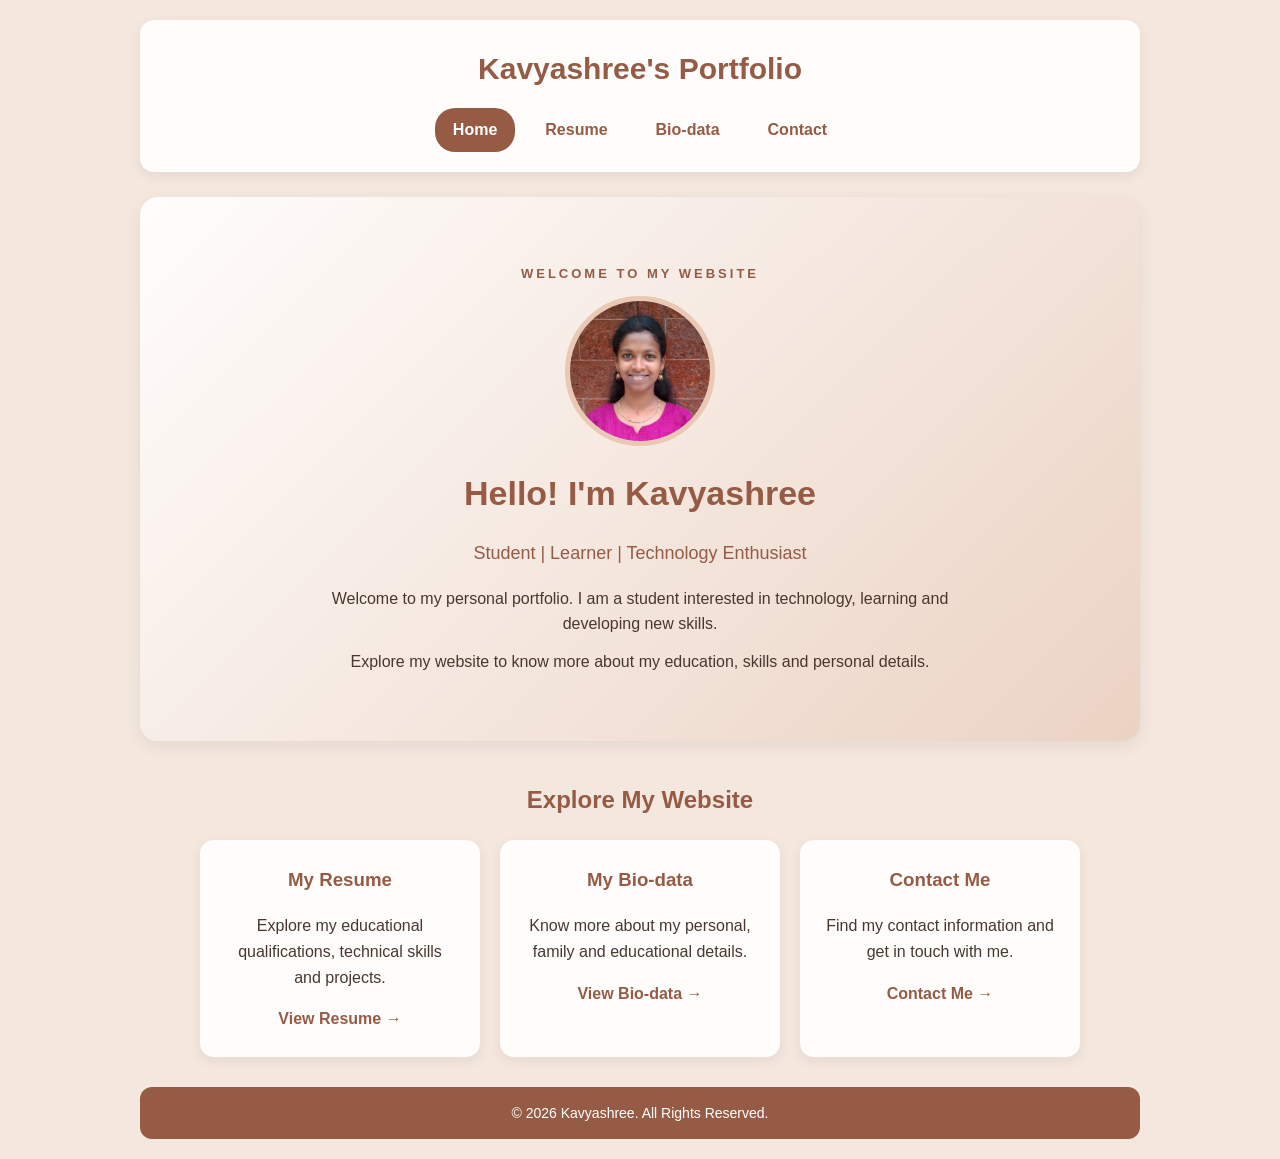
<file: index.html>
<!DOCTYPE html>
<html lang="en">
<head>
    <meta charset="UTF-8">
    <meta name="viewport" content="width=device-width, initial-scale=1.0">
    <title>Home | Kavyashree's Portfolio</title>
    <link rel="stylesheet" href="style.css">
</head>
<body>

    <!-- Header and Navigation -->
    <header class="site-header">
        <h1>Kavyashree's Portfolio</h1>
        <nav>
            <a class="active" href="index.html">Home</a>
            <a href="resume.html">Resume</a>
            <a href="biodata.html">Bio-data</a>
            <a href="contact.html">Contact</a>
        </nav>
    </header>

    <main>
        <!-- Welcome Section -->
        <section class="hero">
            <p class="welcome">WELCOME TO MY WEBSITE</p>
            <img src="myphoto.jpeg"
     alt="Kavyashree's Profile Photo"
     class="profile-photo">
            <h2>Hello! I'm Kavyashree</h2>
            <h3>Student | Learner | Technology Enthusiast</h3>
            <p>
                Welcome to my personal portfolio.
                I am a student interested in technology,
                learning and developing new skills.
            </p>
            <p>
                Explore my website to know more about
                my education, skills and personal details.
            </p>
        </section>

        <!-- Website Pages -->
        <section class="portfolio-section">
            <h2>Explore My Website</h2>
            <div class="card-container">
                <div class="portfolio-card">
                    <h3>My Resume</h3>
                    <p>
                        Explore my educational qualifications,
                        technical skills and projects.
                    </p>
                    <a href="resume.html">View Resume →</a>
                </div>

                <div class="portfolio-card">
                    <h3>My Bio-data</h3>
                    <p>
                        Know more about my personal,
                        family and educational details.
                    </p>
                    <a href="biodata.html">View Bio-data →</a>
                </div>

                <div class="portfolio-card">
                    <h3>Contact Me</h3>
                    <p>
                        Find my contact information
                        and get in touch with me.
                    </p>
                    <a href="contact.html">Contact Me →</a>
                </div>
            </div>
        </section>
    </main>
    <!-- Footer -->
    <footer>
        <p>© 2026 Kavyashree. All Rights Reserved.</p>
    </footer>

</body>
</html>
</file>
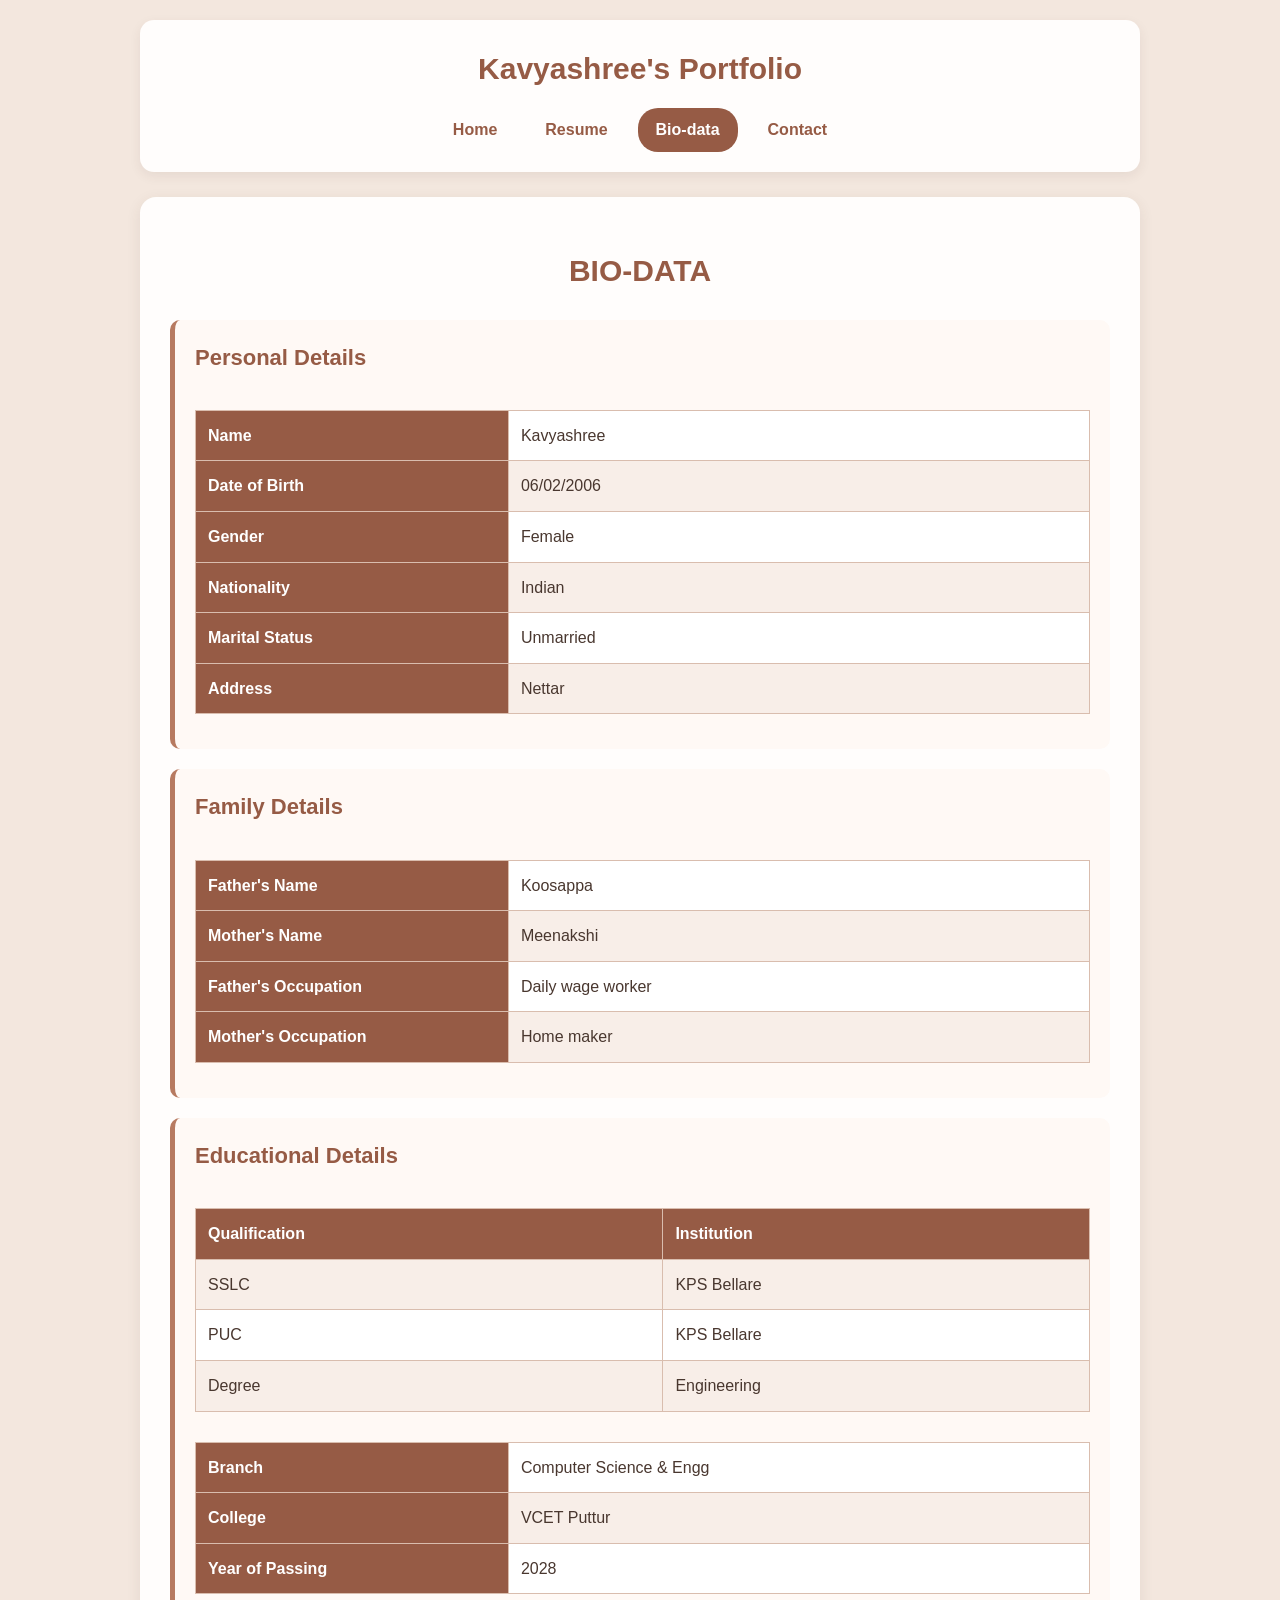
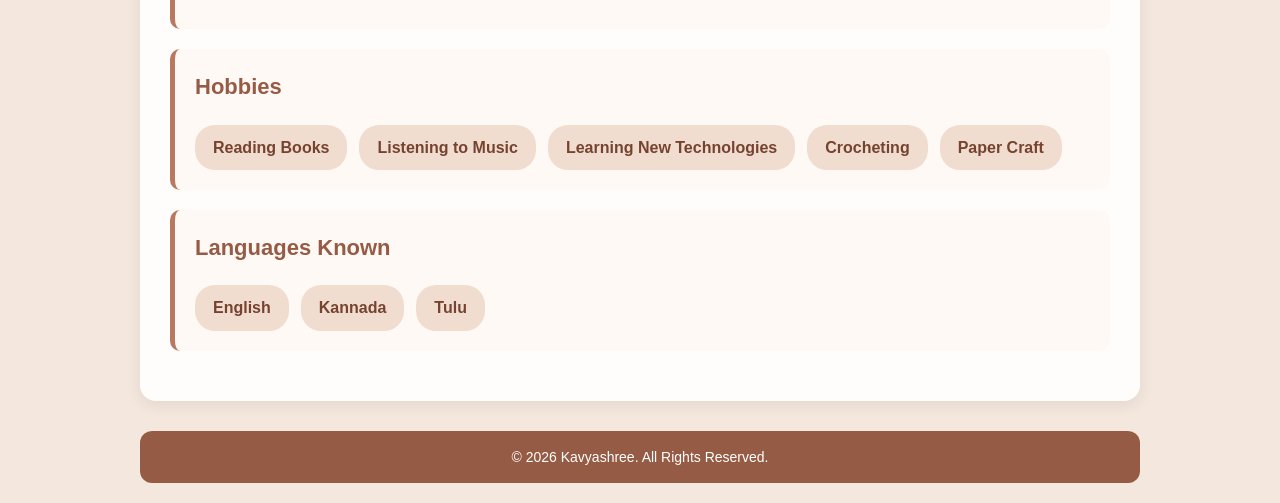
<file: biodata.html>
<!DOCTYPE html>
<html lang="en">
<head>
    <meta charset="UTF-8">
    <meta name="viewport" content="width=device-width, initial-scale=1.0">
    <title>Bio-data | Kavyashree</title>
    <link rel="stylesheet" href="style.css">
</head>

<body>

    <header class="site-header">
        <h1>Kavyashree's Portfolio</h1>
        <nav>
            <a href="index.html">Home</a>
            <a href="resume.html">Resume</a>
            <a class="active" href="biodata.html">Bio-data</a>
            <a href="contact.html">Contact</a>
        </nav>

    </header>

    <main class="biodata-container">
        <h1 class="page-title">BIO-DATA</h1>

        <!-- PERSONAL DETAILS -->

        <section class="content-section">

            <h2>Personal Details</h2>

            <div class="table-container">

                <table class="details-table">

                    <tr>
                        <th>Name</th>
                        <td>Kavyashree</td>
                    </tr>

                    <tr>
                        <th>Date of Birth</th>
                        <td>06/02/2006</td>
                    </tr>

                    <tr>
                        <th>Gender</th>
                        <td>Female</td>
                    </tr>

                    <tr>
                        <th>Nationality</th>
                        <td>Indian</td>
                    </tr>

                    <tr>
                        <th>Marital Status</th>
                        <td>Unmarried</td>
                    </tr>

                    <tr>
                        <th>Address</th>
                        <td>Nettar</td>
                    </tr>

                </table>

            </div>

        </section>

        <!-- FAMILY DETAILS -->

        <section class="content-section">

            <h2>Family Details</h2>

            <div class="table-container">

                <table class="details-table">

                    <tr>
                        <th>Father's Name</th>
                        <td>Koosappa</td>
                    </tr>

                    <tr>
                        <th>Mother's Name</th>
                        <td>Meenakshi</td>
                    </tr>

                    <tr>
                        <th>Father's Occupation</th>
                        <td>Daily wage worker</td>
                    </tr>

                    <tr>
                        <th>Mother's Occupation</th>
                        <td>Home maker</td>
                    </tr>

                </table>

            </div>

        </section>

        <!-- EDUCATIONAL DETAILS -->

        <section class="content-section">

            <h2>Educational Details</h2>

            <div class="table-container">

                <table>

                    <tr>
                        <th>Qualification</th>
                        <th>Institution</th>
                    </tr>

                    <tr>
                        <td>SSLC</td>
                        <td>KPS Bellare</td>
                    </tr>

                    <tr>
                        <td>PUC</td>
                        <td>KPS Bellare</td>
                    </tr>

                    <tr>
                        <td>Degree</td>
                        <td>Engineering</td>
                    </tr>

                </table>

            </div>

            <table class="details-table">

                <tr>
                    <th>Branch</th>
                    <td>Computer Science &amp; Engg</td>
                </tr>

                <tr>
                    <th>College</th>
                    <td>VCET Puttur</td>
                </tr>

                <tr>
                    <th>Year of Passing</th>
                    <td>2028</td>
                </tr>

            </table>

        </section>

        <!-- HOBBIES -->

        <section class="content-section">

            <h2>Hobbies</h2>

            <div class="skills-container">

                <span class="skill-box">Reading Books</span>
                <span class="skill-box">Listening to Music</span>
                <span class="skill-box">Learning New Technologies</span>
                <span class="skill-box">Crocheting</span>
                <span class="skill-box">Paper Craft</span>

            </div>

        </section>

        <!-- LANGUAGES -->

        <section class="content-section">

            <h2>Languages Known</h2>

            <div class="skills-container">

                <span class="skill-box">English</span>
                <span class="skill-box">Kannada</span>
                <span class="skill-box">Tulu</span>

            </div>

        </section>

    </main>

    <footer>

        <p>© 2026 Kavyashree. All Rights Reserved.</p>

    </footer>

</body>
</html>
</file>
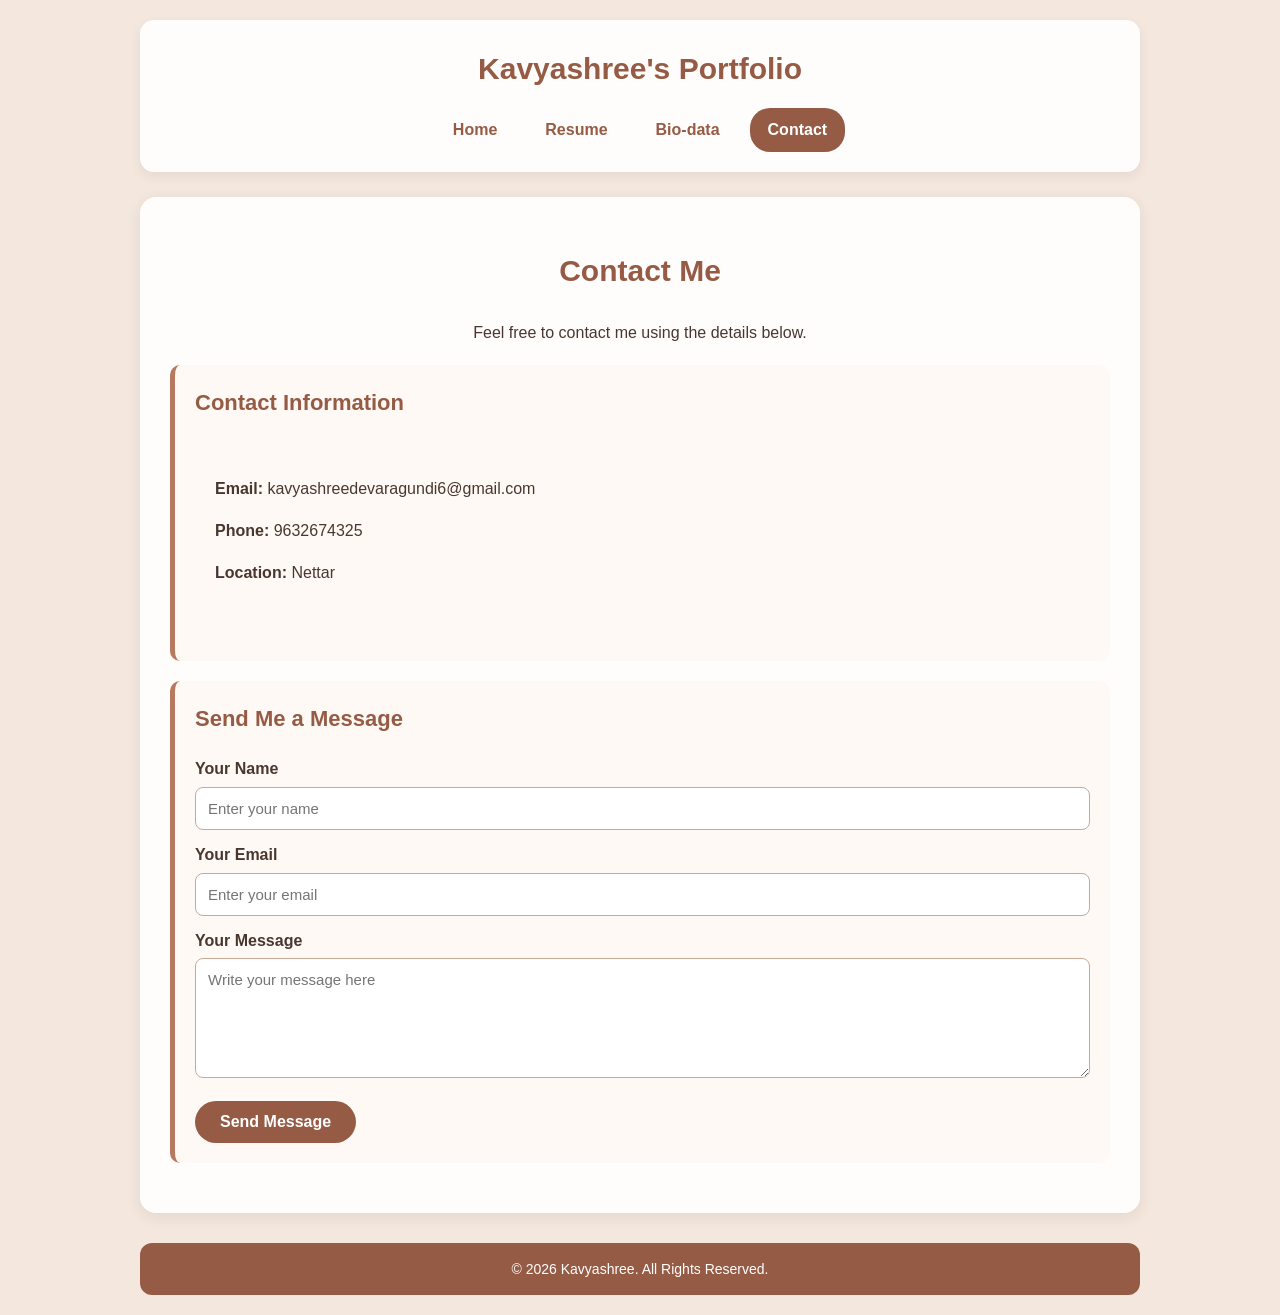
<file: contact.html>
<!DOCTYPE html>
<html lang="en">

<head>
    <meta charset="UTF-8">
    <meta name="viewport" content="width=device-width, initial-scale=1.0">
    <title>Contact | Kavyashree</title>
    <link rel="stylesheet" href="style.css">
</head>

<body>

    <header class="site-header">

        <h1>Kavyashree's Portfolio</h1>

        <nav>
            <a href="index.html">Home</a>
            <a href="resume.html">Resume</a>
            <a href="biodata.html">Bio-data</a>
            <a class="active" href="contact.html">Contact</a>
        </nav>

    </header>

    <main class="contact-container">

        <h1 class="page-title">Contact Me</h1>

        <p style="text-align: center;">
            Feel free to contact me using the details below.
        </p>

        <!-- CONTACT INFORMATION -->

        <section class="content-section">

            <h2>Contact Information</h2>

            <div class="contact-details">

                <p>
                    <strong>Email:</strong>
                    kavyashreedevaragundi6@gmail.com
                </p>

                <p>
                    <strong>Phone:</strong>
                    9632674325
                </p>

                <p>
                    <strong>Location:</strong>
                    Nettar
                </p>

            </div>

        </section>

        <!-- CONTACT FORM -->

        <section class="content-section">

            <h2>Send Me a Message</h2>

            <form>

                <label for="name">Your Name</label>
                <input
                    type="text"
                    id="name"
                    name="name"
                    placeholder="Enter your name"
                    required
                >

                <label for="email">Your Email</label>
                <input
                    type="email"
                    id="email"
                    name="email"
                    placeholder="Enter your email"
                    required
                >

                <label for="message">Your Message</label>
                <textarea
                    id="message"
                    name="message"
                    placeholder="Write your message here"
                    required
                ></textarea>

                <button type="submit">Send Message</button>

            </form>

        </section>

    </main>

    <footer>

        <p>© 2026 Kavyashree. All Rights Reserved.</p>

    </footer>

</body>
</html>
</file>
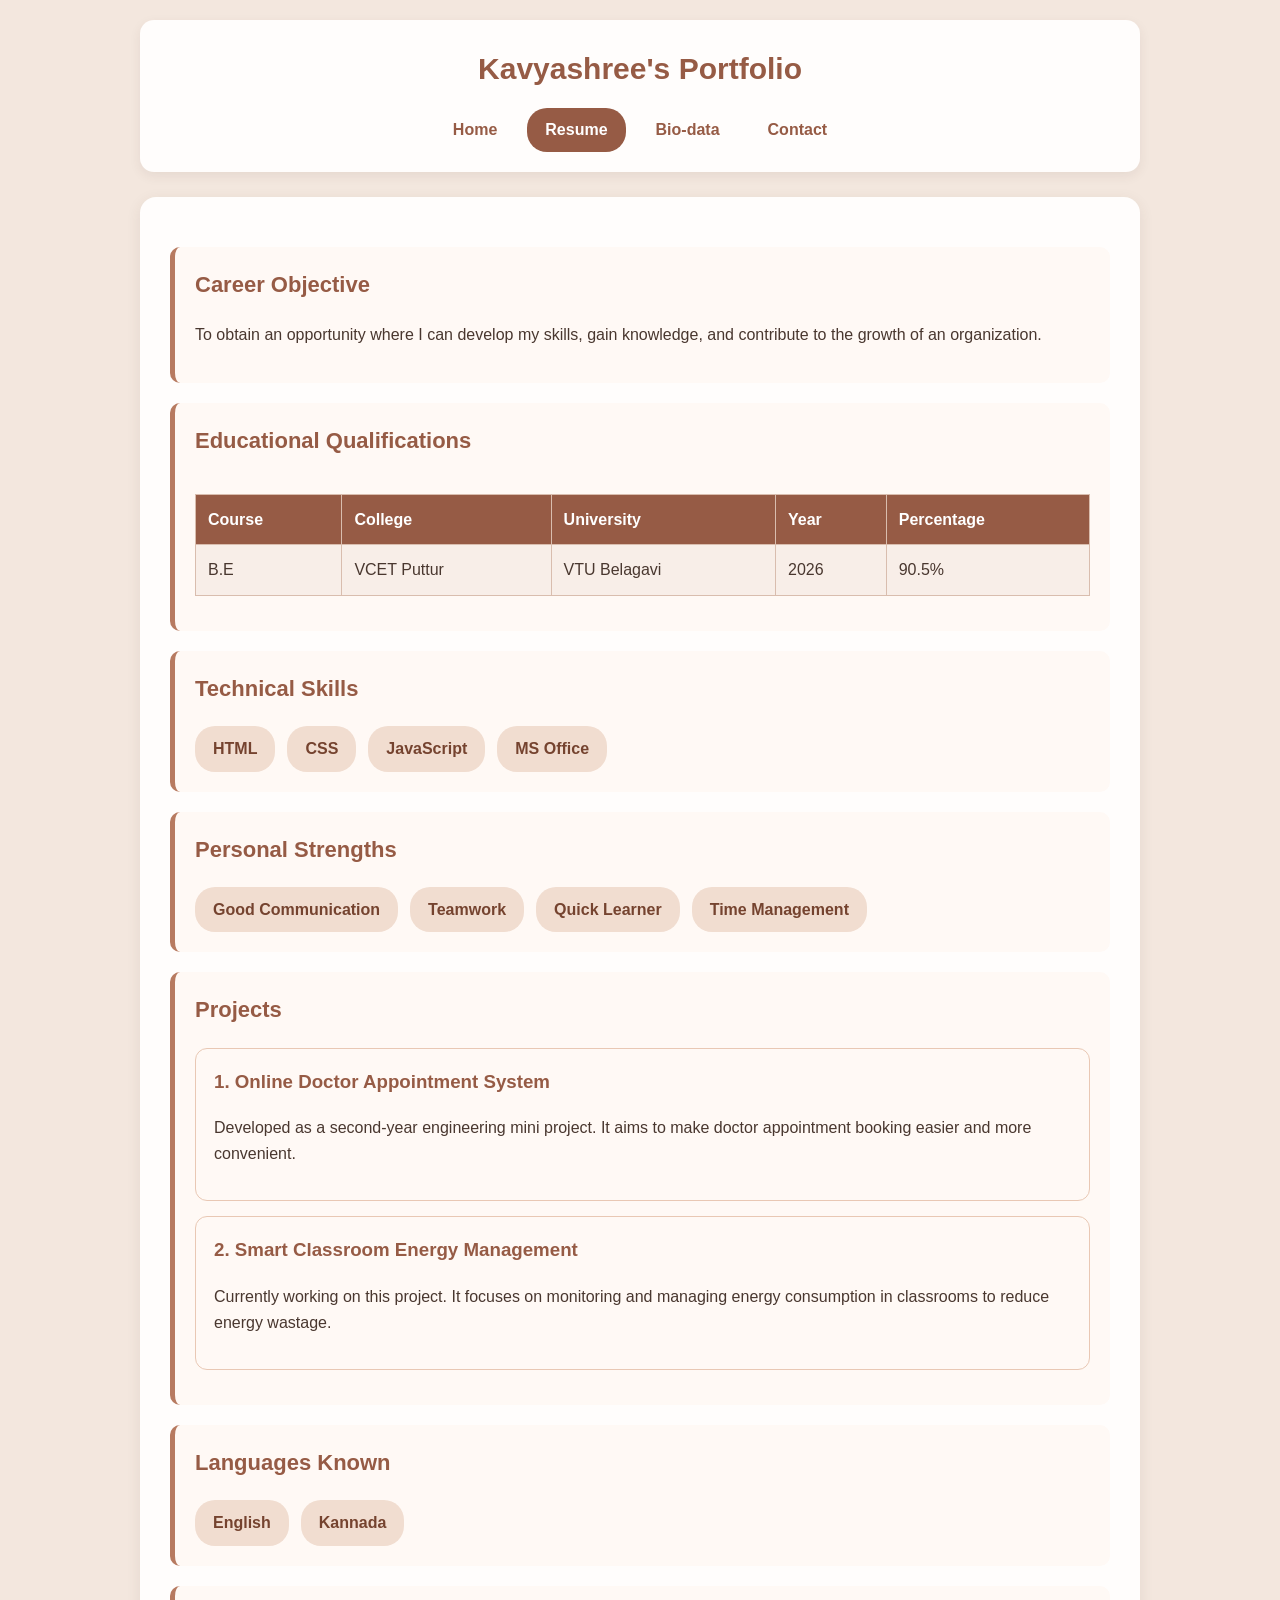
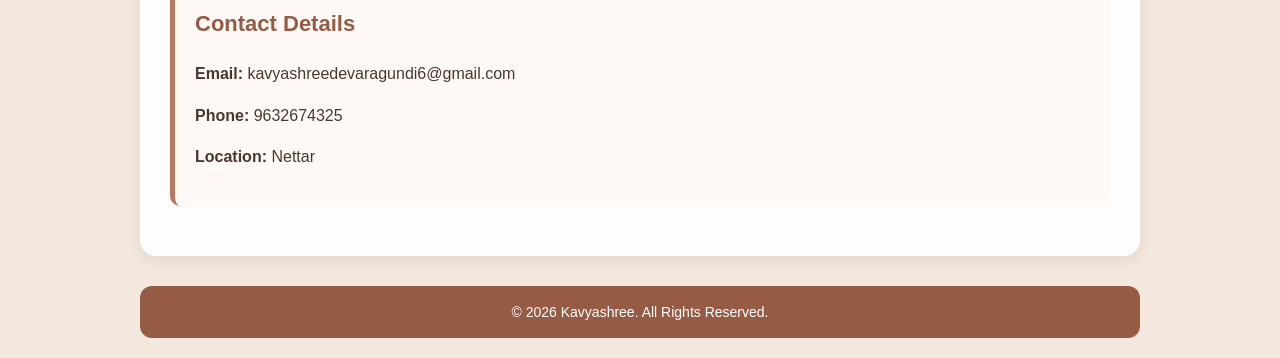
<file: resume.html>
<!DOCTYPE html>
<html lang="en">
<head>
    <meta charset="UTF-8">
    <meta name="viewport" content="width=device-width, initial-scale=1.0">
    <title>Resume | Kavyashree</title>
    <link rel="stylesheet" href="style.css">
</head>
<body>
    <header class="site-header">
        <h1>Kavyashree's Portfolio</h1>
        <nav>
            <a href="index.html">Home</a>
            <a class="active" href="resume.html">Resume</a>
            <a href="biodata.html">Bio-data</a>
            <a href="contact.html">Contact</a>
        </nav>
    </header>

    <main class="resume-container">
        <section class="content-section">
            <h2>Career Objective</h2>
            <p>
                To obtain an opportunity where I can develop my skills,
                gain knowledge, and contribute to the growth of an organization.
            </p>
        </section>

        <section class="content-section">
            <h2>Educational Qualifications</h2>
            <div class="table-container">

                <table>
                    <tr>
                        <th>Course</th>
                        <th>College</th>
                        <th>University</th>
                        <th>Year</th>
                        <th>Percentage</th>
                    </tr>

                    <tr>
                        <td>B.E</td>
                        <td>VCET Puttur</td>
                        <td>VTU Belagavi</td>
                        <td>2026</td>
                        <td>90.5%</td>
                    </tr>
                </table>
            </div>
        </section>

        <section class="content-section">
            <h2>Technical Skills</h2>

            <div class="skills-container">
                <span class="skill-box">HTML</span>
                <span class="skill-box">CSS</span>
                <span class="skill-box">JavaScript</span>
                <span class="skill-box">MS Office</span>
            </div>

        </section>

        <section class="content-section">
            <h2>Personal Strengths</h2>

            <div class="skills-container">
                <span class="skill-box">Good Communication</span>
                <span class="skill-box">Teamwork</span>
                <span class="skill-box">Quick Learner</span>
                <span class="skill-box">Time Management</span>
            </div>

        </section>

        <section class="content-section">
            <h2>Projects</h2>

            <div class="project-card">
                <h3>1. Online Doctor Appointment System</h3>
                <p>
                    Developed as a second-year engineering mini project.
                    It aims to make doctor appointment booking easier
                    and more convenient.
                </p>

            </div>

            <div class="project-card">
                <h3>2. Smart Classroom Energy Management</h3>
                <p>
                    Currently working on this project.
                    It focuses on monitoring and managing energy
                    consumption in classrooms to reduce energy wastage.
                </p>
            </div>

        </section>
        <section class="content-section">
            <h2>Languages Known</h2>
            <div class="skills-container">
                <span class="skill-box">English</span>
                <span class="skill-box">Kannada</span>
            </div>
        </section>

        <section class="content-section">
         <h2>Contact Details</h2>
            <p><strong>Email:</strong> kavyashreedevaragundi6@gmail.com</p>
            <p><strong>Phone:</strong> 9632674325</p>
            <p><strong>Location:</strong> Nettar</p>
        </section>

    </main>

    <footer>
        <p>© 2026 Kavyashree. All Rights Reserved.</p>
    </footer>
</body>
</html>
</file>
<file: style.css>
/* ===== GENERAL STYLING ===== */

* {
    box-sizing: border-box;
}

body {
    margin: 0;
    padding: 20px;
    background-color: #F3E7DE;
    color: #49372F;
    font-family: Arial, sans-serif;
    line-height: 1.6;
}

h1, h2, h3 {
    color: #965B45;
}

h2 {
    text-align: center;
    margin-bottom: 20px;
}

p {
    font-size: 16px;
}

/* ===== COMMON BOX WIDTH ===== */

.site-header,
main,
.resume-container,
.biodata-container,
.contact-container {
    width: 100%;
    max-width: 1000px;
    margin-left: auto;
    margin-right: auto;
}

/* ===== HEADER ===== */

.site-header {
    background-color: #FFFDFC;
    padding: 20px;
    text-align: center;
    border-radius: 14px;
    margin-bottom: 25px;
    box-shadow: 0 4px 12px rgba(73, 55, 47, 0.08);
}

.site-header h1 {
    margin: 5px 0 15px;
    font-size: 30px;
}

/* ===== NAVIGATION ===== */

nav {
    display: flex;
    justify-content: center;
    align-items: center;
    flex-wrap: wrap;
    gap: 12px;
}

nav a {
    color: #965B45;
    text-decoration: none;
    font-weight: bold;
    padding: 9px 18px;
    border-radius: 20px;
    transition: 0.3s;
}

nav a:hover,
nav a.active {
    background-color: #965B45;
    color: white;
}

/* ===== MAIN CONTENT ===== */

main {
    margin-top: 25px;
    margin-bottom: 25px;
}

/* ===== HOME PAGE HERO ===== */

.hero {
    background: linear-gradient(135deg, #FFFDFC, #EBD3C3);
    padding: 55px 30px;
    text-align: center;
    border-radius: 18px;
    box-shadow: 0 5px 15px rgba(73, 55, 47, 0.08);
}

.hero .welcome {
    color: #965B45;
    font-weight: bold;
    letter-spacing: 3px;
    font-size: 13px;
}

.hero h2 {
    font-size: 34px;
    margin: 10px 0;
}

.hero h3 {
    font-size: 18px;
    font-weight: normal;
}

.hero p {
    max-width: 650px;
    margin: 12px auto;
}

/* ===== HOME PAGE BUTTONS ===== */

.hero-buttons {
    display: flex;
    justify-content: center;
    gap: 15px;
    flex-wrap: wrap;
    margin-top: 25px;
}

.btn {
    display: inline-block;
    width: 170px;
    padding: 12px 15px;
    text-align: center;
    text-decoration: none;
    background-color: #965B45;
    color: white;
    border: 2px solid #965B45;
    border-radius: 25px;
    font-weight: bold;
    transition: 0.3s;
}

.btn:hover {
    background-color: #75432F;
    border-color: #75432F;
    transform: translateY(-2px);
}

.btn-outline {
    background-color: transparent;
    color: #965B45;
}

.btn-outline:hover {
    background-color: #965B45;
    color: white;
}

/* ===== HOME PAGE CARDS ===== */

.portfolio-section {
    margin-top: 40px;
}

.card-container {
    display: flex;
    justify-content: center;
    gap: 20px;
    flex-wrap: wrap;
}

.portfolio-card {
    background-color: #FFFDFC;
    padding: 25px;
    border-radius: 14px;
    width: 280px;
    text-align: center;
    box-shadow: 0 4px 12px rgba(73, 55, 47, 0.08);
    transition: 0.3s;
}

.portfolio-card:hover {
    transform: translateY(-5px);
    box-shadow: 0 7px 18px rgba(73, 55, 47, 0.15);
}

.portfolio-card h3 {
    margin-top: 0;
}

.portfolio-card a {
    color: #965B45;
    font-weight: bold;
    text-decoration: none;
}

.portfolio-card a:hover {
    text-decoration: underline;
}

/* ===== RESUME AND BIODATA CONTAINERS ===== */

.resume-container,
.biodata-container,
.contact-container {
    background-color: #FFFDFC;
    padding: 30px;
    border-radius: 16px;
    box-shadow: 0 4px 15px rgba(73, 55, 47, 0.09);
}

/* ===== PAGE TITLES ===== */

.page-title {
    text-align: center;
    margin-bottom: 25px;
    font-size: 30px;
}

/* ===== PROFILE PHOTO ===== */

.profile-photo {
    display: block;
    width: 150px;
    height: 150px;
    object-fit: cover;
    border-radius: 50%;
    border: 5px solid #E9C8B4;
    margin: 10px auto 20px;
}

/* ===== CONTENT SECTIONS ===== */

.content-section {
    background-color: #FFF9F5;
    padding: 20px;
    margin: 20px 0;
    border-left: 5px solid #B77A60;
    border-radius: 10px;
}

.content-section h2 {
    text-align: left;
    margin-top: 0;
    font-size: 22px;
}

/* ===== EDUCATION TABLE ===== */

.table-container {
    width: 100%;
    overflow-x: auto;
}

table {
    width: 100%;
    border-collapse: collapse;
    margin: 15px 0;
    background-color: white;
}

th, td {
    border: 1px solid #D9BDAE;
    padding: 12px;
    text-align: left;
}

th {
    background-color: #965B45;
    color: white;
}

tr:nth-child(even) {
    background-color: #F8EEE8;
}

/* ===== SKILLS AND LISTS ===== */

.skills-container {
    display: flex;
    flex-wrap: wrap;
    gap: 12px;
}

.skill-box {
    background-color: #F1DDD0;
    color: #75432F;
    padding: 10px 18px;
    border-radius: 20px;
    font-weight: bold;
}

ul {
    padding-left: 25px;
}

li {
    margin-bottom: 8px;
}

/* ===== PROJECT CARDS ===== */

.project-card {
    background-color: #FFF9F5;
    padding: 18px;
    margin: 15px 0;
    border: 1px solid #E9C8B4;
    border-radius: 12px;
}

.project-card h3 {
    margin-top: 0;
}

/* ===== PERSONAL DETAILS ===== */

.details-table th {
    width: 35%;
}

.details-table td {
    width: 65%;
}

/* ===== CONTACT PAGE ===== */

.contact-details {
    background-color: #FFF9F5;
    padding: 20px;
    border-radius: 12px;
    margin: 20px 0;
}

label {
    display: block;
    margin: 12px 0 5px;
    font-weight: bold;
}

input,
textarea {
    width: 100%;
    padding: 12px;
    border: 1px solid #C9A995;
    border-radius: 8px;
    font-size: 15px;
    font-family: Arial, sans-serif;
}

textarea {
    min-height: 120px;
    resize: vertical;
}

input:focus,
textarea:focus {
    outline: none;
    border-color: #965B45;
    box-shadow: 0 0 5px rgba(150, 91, 69, 0.2);
}

button {
    background-color: #965B45;
    color: white;
    border: none;
    padding: 12px 25px;
    margin-top: 15px;
    border-radius: 25px;
    font-size: 16px;
    font-weight: bold;
    cursor: pointer;
    transition: 0.3s;
}

button:hover {
    background-color: #75432F;
}

/* ===== FOOTER ===== */

footer {
    max-width: 1000px;
    width: 100%;
    margin: 30px auto 0;
    padding: 15px;
    text-align: center;
    background-color: #965B45;
    color: white;
    border-radius: 12px;
}

footer p {
    margin: 0;
    font-size: 14px;
}

/* ===== MOBILE RESPONSIVENESS ===== */

@media screen and (max-width: 600px) {

    body {
        padding: 10px;
    }

    .site-header {
        padding: 15px 10px;
    }

    .site-header h1 {
        font-size: 24px;
    }

    nav {
        gap: 5px;
    }

    nav a {
        padding: 8px 12px;
        font-size: 14px;
    }

    .hero {
        padding: 35px 18px;
    }

    .hero h2 {
        font-size: 27px;
    }

    .hero-buttons {
        flex-direction: column;
        align-items: center;
    }

    .portfolio-card {
        width: 100%;
    }

    .resume-container,
    .biodata-container,
    .contact-container {
        padding: 18px;
    }

    .content-section {
        padding: 15px;
    }

    th, td {
        padding: 9px;
        font-size: 14px;
    }
}
</file>
